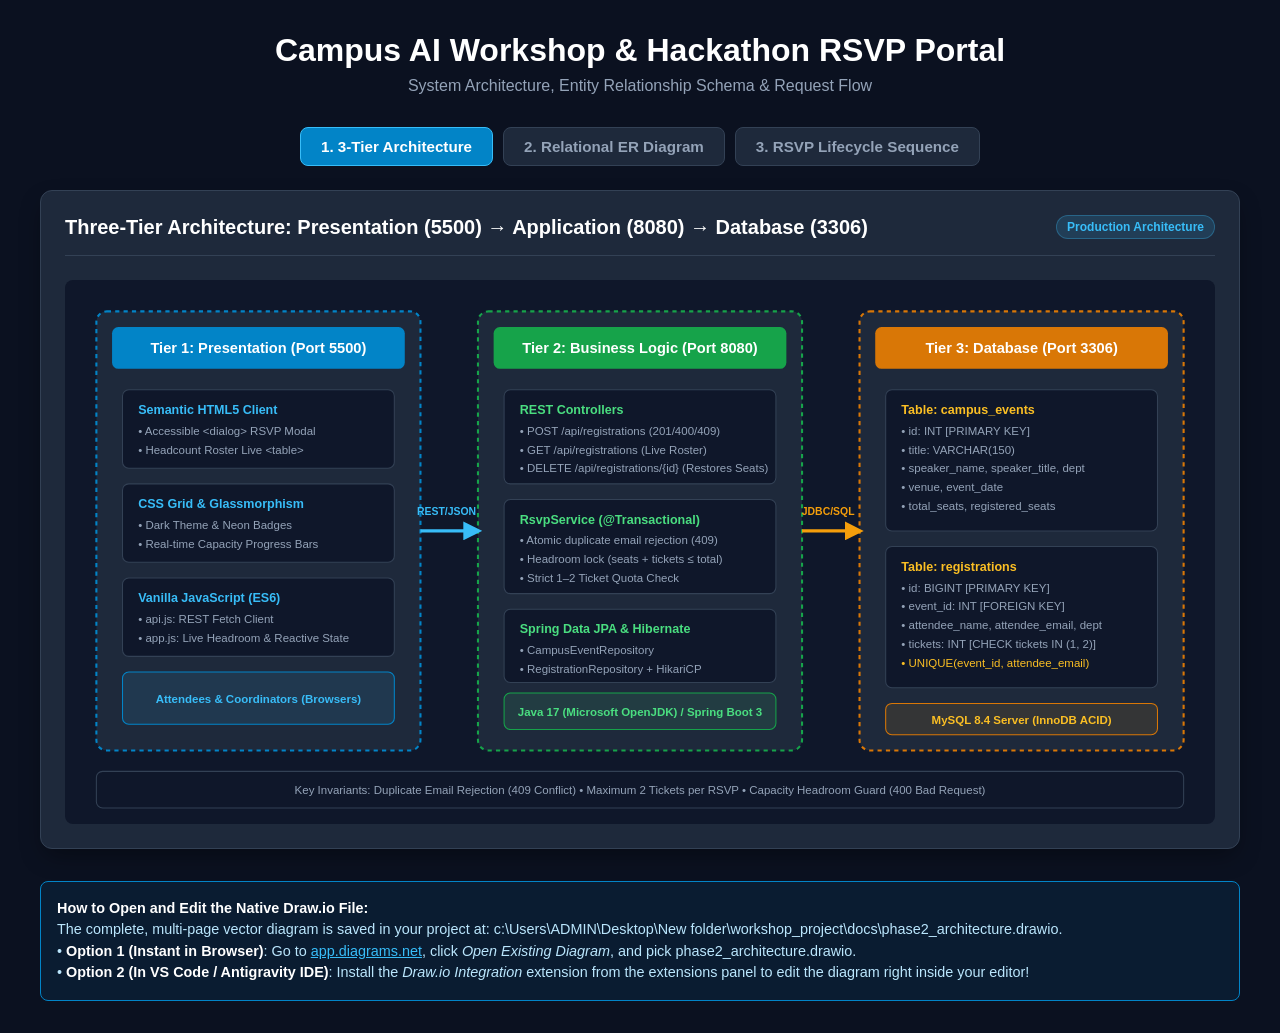
<file: docs/architecture_diagram.html>
<!DOCTYPE html>
<html lang="en">
<head>
  <meta charset="UTF-8">
  <meta name="viewport" content="width=device-width, initial-scale=1.0">
  <title>Campus AI RSVP Portal - Architecture & System Diagrams</title>
  <style>
    :root {
      --bg: #0b1120;
      --card-bg: #1e293b;
      --border: #334155;
      --primary: #38bdf8;
      --secondary: #4ade80;
      --accent: #f59e0b;
      --text: #f1f5f9;
      --muted: #94a3b8;
    }
    * { box-sizing: border-box; margin: 0; padding: 0; font-family: -apple-system, BlinkMacSystemFont, 'Segoe UI', Roboto, Helvetica, Arial, sans-serif; }
    body { background-color: var(--bg); color: var(--text); padding: 2rem; }
    .container { max-width: 1200px; margin: 0 auto; }
    header { text-align: center; margin-bottom: 2rem; }
    h1 { font-size: 2rem; margin-bottom: 0.5rem; color: #fff; }
    p.subtitle { color: var(--muted); font-size: 1rem; }
    
    .nav-tabs { display: flex; gap: 10px; justify-content: center; margin-bottom: 1.5rem; }
    .tab-btn { background: #1e293b; color: var(--muted); border: 1px solid var(--border); padding: 10px 20px; border-radius: 8px; cursor: pointer; font-weight: 600; font-size: 0.95rem; transition: all 0.2s; }
    .tab-btn.active, .tab-btn:hover { background: #0284c7; color: #fff; border-color: #38bdf8; }
    
    .card { background: var(--card-bg); border: 1px solid var(--border); border-radius: 12px; padding: 1.5rem; margin-bottom: 2rem; box-shadow: 0 10px 25px -5px rgba(0, 0, 0, 0.4); }
    .card-header { display: flex; justify-content: space-between; align-items: center; margin-bottom: 1.5rem; border-bottom: 1px solid var(--border); padding-bottom: 1rem; }
    .card-title { font-size: 1.25rem; font-weight: 700; color: #fff; }
    .badge { padding: 4px 10px; border-radius: 9999px; font-size: 0.75rem; font-weight: 700; background: rgba(56, 189, 248, 0.15); color: #38bdf8; border: 1px solid rgba(56, 189, 248, 0.3); }

    .diagram-view { display: none; }
    .diagram-view.active { display: block; }

    svg { width: 100%; height: auto; display: block; border-radius: 8px; background: #0f172a; }
    .instruction-box { background: rgba(2, 132, 199, 0.1); border: 1px solid #0284c7; border-radius: 8px; padding: 1rem; margin-top: 1.5rem; font-size: 0.9rem; line-height: 1.5; color: #bae6fd; }
    .instruction-box strong { color: #fff; }
    .instruction-box a { color: #38bdf8; text-decoration: underline; }
  </style>
</head>
<body>
  <div class="container">
    <header>
      <h1>Campus AI Workshop & Hackathon RSVP Portal</h1>
      <p class="subtitle">System Architecture, Entity Relationship Schema & Request Flow</p>
    </header>

    <div class="nav-tabs">
      <button class="tab-btn active" onclick="showTab('tab-3tier')">1. 3-Tier Architecture</button>
      <button class="tab-btn" onclick="showTab('tab-erd')">2. Relational ER Diagram</button>
      <button class="tab-btn" onclick="showTab('tab-seq')">3. RSVP Lifecycle Sequence</button>
    </div>

    <!-- TAB 1: 3-TIER ARCHITECTURE -->
    <div id="tab-3tier" class="diagram-view active">
      <div class="card">
        <div class="card-header">
          <span class="card-title">Three-Tier Architecture: Presentation (5500) &rarr; Application (8080) &rarr; Database (3306)</span>
          <span class="badge">Production Architecture</span>
        </div>
        <svg viewBox="0 0 1100 520">
          <defs>
            <marker id="arrow" viewBox="0 0 10 10" refX="5" refY="5" markerWidth="6" markerHeight="6" orient="auto-start-reverse">
              <path d="M 0 0 L 10 5 L 0 10 z" fill="#38bdf8"/>
            </marker>
            <marker id="arrow-gold" viewBox="0 0 10 10" refX="5" refY="5" markerWidth="6" markerHeight="6" orient="auto-start-reverse">
              <path d="M 0 0 L 10 5 L 0 10 z" fill="#f59e0b"/>
            </marker>
          </defs>

          <!-- TIER 1 -->
          <rect x="30" y="30" width="310" height="420" rx="10" fill="#1e293b" stroke="#0284c7" stroke-width="2" stroke-dasharray="4"/>
          <rect x="45" y="45" width="280" height="40" rx="6" fill="#0284c7"/>
          <text x="185" y="70" fill="#fff" font-size="14" font-weight="bold" text-anchor="middle">Tier 1: Presentation (Port 5500)</text>

          <rect x="55" y="105" width="260" height="75" rx="6" fill="#0f172a" stroke="#334155"/>
          <text x="70" y="128" fill="#38bdf8" font-size="12" font-weight="bold">Semantic HTML5 Client</text>
          <text x="70" y="148" fill="#94a3b8" font-size="11">• Accessible &lt;dialog&gt; RSVP Modal</text>
          <text x="70" y="166" fill="#94a3b8" font-size="11">• Headcount Roster Live &lt;table&gt;</text>

          <rect x="55" y="195" width="260" height="75" rx="6" fill="#0f172a" stroke="#334155"/>
          <text x="70" y="218" fill="#38bdf8" font-size="12" font-weight="bold">CSS Grid &amp; Glassmorphism</text>
          <text x="70" y="238" fill="#94a3b8" font-size="11">• Dark Theme &amp; Neon Badges</text>
          <text x="70" y="256" fill="#94a3b8" font-size="11">• Real-time Capacity Progress Bars</text>

          <rect x="55" y="285" width="260" height="75" rx="6" fill="#0f172a" stroke="#334155"/>
          <text x="70" y="308" fill="#38bdf8" font-size="12" font-weight="bold">Vanilla JavaScript (ES6)</text>
          <text x="70" y="328" fill="#94a3b8" font-size="11">• api.js: REST Fetch Client</text>
          <text x="70" y="346" fill="#94a3b8" font-size="11">• app.js: Live Headroom &amp; Reactive State</text>

          <rect x="55" y="375" width="260" height="50" rx="6" fill="rgba(56,189,248,0.1)" stroke="#0284c7"/>
          <text x="185" y="405" fill="#38bdf8" font-size="11" font-weight="bold" text-anchor="middle">Attendees &amp; Coordinators (Browsers)</text>

          <!-- TIER 2 -->
          <rect x="395" y="30" width="310" height="420" rx="10" fill="#1e293b" stroke="#16a34a" stroke-width="2" stroke-dasharray="4"/>
          <rect x="410" y="45" width="280" height="40" rx="6" fill="#16a34a"/>
          <text x="550" y="70" fill="#fff" font-size="14" font-weight="bold" text-anchor="middle">Tier 2: Business Logic (Port 8080)</text>

          <rect x="420" y="105" width="260" height="90" rx="6" fill="#0f172a" stroke="#334155"/>
          <text x="435" y="128" fill="#4ade80" font-size="12" font-weight="bold">REST Controllers</text>
          <text x="435" y="148" fill="#94a3b8" font-size="11">• POST /api/registrations (201/400/409)</text>
          <text x="435" y="166" fill="#94a3b8" font-size="11">• GET /api/registrations (Live Roster)</text>
          <text x="435" y="184" fill="#94a3b8" font-size="11">• DELETE /api/registrations/{id} (Restores Seats)</text>

          <rect x="420" y="210" width="260" height="90" rx="6" fill="#0f172a" stroke="#334155"/>
          <text x="435" y="233" fill="#4ade80" font-size="12" font-weight="bold">RsvpService (@Transactional)</text>
          <text x="435" y="253" fill="#94a3b8" font-size="11">• Atomic duplicate email rejection (409)</text>
          <text x="435" y="271" fill="#94a3b8" font-size="11">• Headroom lock (seats + tickets &le; total)</text>
          <text x="435" y="289" fill="#94a3b8" font-size="11">• Strict 1–2 Ticket Quota Check</text>

          <rect x="420" y="315" width="260" height="70" rx="6" fill="#0f172a" stroke="#334155"/>
          <text x="435" y="338" fill="#4ade80" font-size="12" font-weight="bold">Spring Data JPA &amp; Hibernate</text>
          <text x="435" y="358" fill="#94a3b8" font-size="11">• CampusEventRepository</text>
          <text x="435" y="376" fill="#94a3b8" font-size="11">• RegistrationRepository + HikariCP</text>

          <rect x="420" y="395" width="260" height="35" rx="6" fill="rgba(74,222,128,0.1)" stroke="#16a34a"/>
          <text x="550" y="417" fill="#4ade80" font-size="11" font-weight="bold" text-anchor="middle">Java 17 (Microsoft OpenJDK) / Spring Boot 3</text>

          <!-- TIER 3 -->
          <rect x="760" y="30" width="310" height="420" rx="10" fill="#1e293b" stroke="#d97706" stroke-width="2" stroke-dasharray="4"/>
          <rect x="775" y="45" width="280" height="40" rx="6" fill="#d97706"/>
          <text x="915" y="70" fill="#fff" font-size="14" font-weight="bold" text-anchor="middle">Tier 3: Database (Port 3306)</text>

          <rect x="785" y="105" width="260" height="135" rx="6" fill="#0f172a" stroke="#334155"/>
          <text x="800" y="128" fill="#fbbf24" font-size="12" font-weight="bold">Table: campus_events</text>
          <text x="800" y="148" fill="#94a3b8" font-size="11">• id: INT [PRIMARY KEY]</text>
          <text x="800" y="166" fill="#94a3b8" font-size="11">• title: VARCHAR(150)</text>
          <text x="800" y="184" fill="#94a3b8" font-size="11">• speaker_name, speaker_title, dept</text>
          <text x="800" y="202" fill="#94a3b8" font-size="11">• venue, event_date</text>
          <text x="800" y="220" fill="#94a3b8" font-size="11">• total_seats, registered_seats</text>

          <rect x="785" y="255" width="260" height="135" rx="6" fill="#0f172a" stroke="#334155"/>
          <text x="800" y="278" fill="#fbbf24" font-size="12" font-weight="bold">Table: registrations</text>
          <text x="800" y="298" fill="#94a3b8" font-size="11">• id: BIGINT [PRIMARY KEY]</text>
          <text x="800" y="316" fill="#94a3b8" font-size="11">• event_id: INT [FOREIGN KEY]</text>
          <text x="800" y="334" fill="#94a3b8" font-size="11">• attendee_name, attendee_email, dept</text>
          <text x="800" y="352" fill="#94a3b8" font-size="11">• tickets: INT [CHECK tickets IN (1, 2)]</text>
          <text x="800" y="370" fill="#fbbf24" font-size="11">• UNIQUE(event_id, attendee_email)</text>

          <rect x="785" y="405" width="260" height="30" rx="6" fill="rgba(245,158,11,0.1)" stroke="#d97706"/>
          <text x="915" y="425" fill="#fbbf24" font-size="11" font-weight="bold" text-anchor="middle">MySQL 8.4 Server (InnoDB ACID)</text>

          <!-- CONNECTORS -->
          <line x1="340" y1="240" x2="390" y2="240" stroke="#38bdf8" stroke-width="3" marker-end="url(#arrow)"/>
          <text x="365" y="225" fill="#38bdf8" font-size="10" font-weight="bold" text-anchor="middle">REST/JSON</text>

          <line x1="705" y1="240" x2="755" y2="240" stroke="#f59e0b" stroke-width="3" marker-end="url(#arrow-gold)"/>
          <text x="730" y="225" fill="#f59e0b" font-size="10" font-weight="bold" text-anchor="middle">JDBC/SQL</text>

          <!-- FOOTER -->
          <rect x="30" y="470" width="1040" height="35" rx="6" fill="#0f172a" stroke="#334155"/>
          <text x="550" y="492" fill="#94a3b8" font-size="11" text-anchor="middle">Key Invariants: Duplicate Email Rejection (409 Conflict) &bull; Maximum 2 Tickets per RSVP &bull; Capacity Headroom Guard (400 Bad Request)</text>
        </svg>
      </div>
    </div>

    <!-- TAB 2: ER DIAGRAM -->
    <div id="tab-erd" class="diagram-view">
      <div class="card">
        <div class="card-header">
          <span class="card-title">Entity-Relationship Diagram (ERD): campus_events (1) &rarr; registrations (N)</span>
          <span class="badge">MySQL 8.4 Schema</span>
        </div>
        <svg viewBox="0 0 1100 480">
          <!-- EVENT TABLE -->
          <rect x="80" y="60" width="400" height="340" rx="8" fill="#1e293b" stroke="#0284c7" stroke-width="2"/>
          <rect x="80" y="60" width="400" height="45" rx="8" fill="#0284c7"/>
          <text x="280" y="88" fill="#fff" font-size="15" font-weight="bold" text-anchor="middle">TABLE: campus_events</text>

          <text x="100" y="130" fill="#38bdf8" font-family="monospace" font-size="12">PK | id                 : INT AUTO_INCREMENT</text>
          <text x="100" y="155" fill="#f1f5f9" font-family="monospace" font-size="12">   | title              : VARCHAR(150) NOT NULL</text>
          <text x="100" y="180" fill="#f1f5f9" font-family="monospace" font-size="12">   | description        : TEXT NOT NULL</text>
          <text x="100" y="205" fill="#f1f5f9" font-family="monospace" font-size="12">   | speaker_name       : VARCHAR(100) NOT NULL</text>
          <text x="100" y="230" fill="#f1f5f9" font-family="monospace" font-size="12">   | speaker_title      : VARCHAR(120) NOT NULL</text>
          <text x="100" y="255" fill="#f1f5f9" font-family="monospace" font-size="12">   | department         : VARCHAR(80) NOT NULL</text>
          <text x="100" y="280" fill="#f1f5f9" font-family="monospace" font-size="12">   | venue              : VARCHAR(120) NOT NULL</text>
          <text x="100" y="305" fill="#f1f5f9" font-family="monospace" font-size="12">   | event_date         : DATETIME NOT NULL</text>
          <text x="100" y="330" fill="#f1f5f9" font-family="monospace" font-size="12">   | total_seats        : INT NOT NULL</text>
          <text x="100" y="355" fill="#4ade80" font-family="monospace" font-size="12">   | registered_seats   : INT NOT NULL DEFAULT 0</text>
          <line x1="80" y1="370" x2="480" y2="370" stroke="#334155"/>
          <text x="280" y="390" fill="#94a3b8" font-size="11" text-anchor="middle">Invariant: registered_seats &le; total_seats</text>

          <!-- REGISTRATION TABLE -->
          <rect x="620" y="60" width="420" height="340" rx="8" fill="#1e293b" stroke="#16a34a" stroke-width="2"/>
          <rect x="620" y="60" width="420" height="45" rx="8" fill="#16a34a"/>
          <text x="830" y="88" fill="#fff" font-size="15" font-weight="bold" text-anchor="middle">TABLE: registrations</text>

          <text x="640" y="130" fill="#4ade80" font-family="monospace" font-size="12">PK | id             : BIGINT AUTO_INCREMENT</text>
          <text x="640" y="155" fill="#38bdf8" font-family="monospace" font-size="12">FK | event_id       : INT NOT NULL</text>
          <text x="640" y="180" fill="#f1f5f9" font-family="monospace" font-size="12">   | attendee_name  : VARCHAR(100) NOT NULL</text>
          <text x="640" y="205" fill="#f1f5f9" font-family="monospace" font-size="12">   | attendee_email : VARCHAR(150) NOT NULL</text>
          <text x="640" y="230" fill="#f1f5f9" font-family="monospace" font-size="12">   | department     : VARCHAR(80) NOT NULL</text>
          <text x="640" y="255" fill="#f59e0b" font-family="monospace" font-size="12">   | tickets        : INT NOT NULL DEFAULT 1</text>
          <text x="640" y="280" fill="#f1f5f9" font-family="monospace" font-size="12">   | registered_at  : TIMESTAMP DEFAULT CURRENT_TIMESTAMP</text>
          <line x1="620" y1="300" x2="1040" y2="300" stroke="#334155"/>
          <text x="640" y="325" fill="#fbbf24" font-size="11">&bull; CONSTRAINT chk_tickets CHECK (tickets IN (1, 2))</text>
          <text x="640" y="350" fill="#fbbf24" font-size="11">&bull; CONSTRAINT uk_event_email UNIQUE(event_id, attendee_email)</text>
          <text x="640" y="375" fill="#38bdf8" font-size="11">&bull; FOREIGN KEY (event_id) REFERENCES campus_events(id)</text>

          <!-- RELATIONSHIP CONNECTOR -->
          <path d="M 480 150 L 550 150 L 550 150 L 620 150" stroke="#fff" stroke-width="2" fill="none"/>
          <circle cx="485" cy="150" r="4" fill="#38bdf8"/>
          <!-- Crow's foot notation for Many -->
          <line x1="610" y1="140" x2="620" y2="150" stroke="#fff" stroke-width="2"/>
          <line x1="610" y1="160" x2="620" y2="150" stroke="#fff" stroke-width="2"/>
          <line x1="600" y1="140" x2="600" y2="160" stroke="#fff" stroke-width="2"/>
          <rect x="515" y="165" width="70" height="25" rx="4" fill="#0f172a" stroke="#334155"/>
          <text x="550" y="182" fill="#fff" font-size="11" font-weight="bold" text-anchor="middle">1 : N</text>

          <rect x="80" y="420" width="960" height="35" rx="6" fill="#0f172a" stroke="#334155"/>
          <text x="560" y="442" fill="#94a3b8" font-size="11" text-anchor="middle">Referential Integrity: ON DELETE CASCADE on foreign key removes attendee registrations if workshop is deleted.</text>
        </svg>
      </div>
    </div>

    <!-- TAB 3: SEQUENCE FLOW -->
    <div id="tab-seq" class="diagram-view">
      <div class="card">
        <div class="card-header">
          <span class="card-title">Sequence Flow: Reservation, Validation, Duplicate Email Check, and Cancellation</span>
          <span class="badge">API Lifecycle</span>
        </div>
        <svg viewBox="0 0 1100 560">
          <!-- LIFELINES -->
          <rect x="80" y="30" width="140" height="35" rx="6" fill="#0284c7"/>
          <text x="150" y="52" fill="#fff" font-size="12" font-weight="bold" text-anchor="middle">Student / User</text>
          <line x1="150" y1="65" x2="150" y2="520" stroke="#334155" stroke-dasharray="4"/>

          <rect x="330" y="30" width="160" height="35" rx="6" fill="#0284c7"/>
          <text x="410" y="52" fill="#fff" font-size="12" font-weight="bold" text-anchor="middle">Frontend (:5500)</text>
          <line x1="410" y1="65" x2="410" y2="520" stroke="#334155" stroke-dasharray="4"/>

          <rect x="590" y="30" width="180" height="35" rx="6" fill="#16a34a"/>
          <text x="680" y="52" fill="#fff" font-size="12" font-weight="bold" text-anchor="middle">Spring Boot (:8080)</text>
          <line x1="680" y1="65" x2="680" y2="520" stroke="#334155" stroke-dasharray="4"/>

          <rect x="870" y="30" width="160" height="35" rx="6" fill="#d97706"/>
          <text x="950" y="52" fill="#fff" font-size="12" font-weight="bold" text-anchor="middle">MySQL (:3306)</text>
          <line x1="950" y1="65" x2="950" y2="520" stroke="#334155" stroke-dasharray="4"/>

          <!-- 1. BROWSE -->
          <line x1="150" y1="100" x2="410" y2="100" stroke="#38bdf8" stroke-width="2" marker-end="url(#arrow)"/>
          <text x="280" y="93" fill="#38bdf8" font-size="11" text-anchor="middle">1. Opens Portal (http://localhost:5500)</text>

          <line x1="410" y1="125" x2="680" y2="125" stroke="#38bdf8" stroke-width="2" marker-end="url(#arrow)"/>
          <text x="545" y="118" fill="#38bdf8" font-size="11" text-anchor="middle">GET /api/events</text>

          <line x1="680" y1="150" x2="950" y2="150" stroke="#f59e0b" stroke-width="2" marker-end="url(#arrow-gold)"/>
          <text x="815" y="143" fill="#f59e0b" font-size="11" text-anchor="middle">SELECT * FROM campus_events</text>

          <line x1="680" y1="180" x2="410" y2="180" stroke="#4ade80" stroke-width="2" stroke-dasharray="3"/>
          <text x="545" y="173" fill="#4ade80" font-size="11" text-anchor="middle">200 OK (Workshops with seat headroom)</text>

          <!-- 2. SUBMIT RSVP -->
          <line x1="150" y1="225" x2="410" y2="225" stroke="#38bdf8" stroke-width="2" marker-end="url(#arrow)"/>
          <text x="280" y="218" fill="#38bdf8" font-size="11" text-anchor="middle">2. Submit RSVP Modal (Alex, 2 seats)</text>

          <line x1="410" y1="255" x2="680" y2="255" stroke="#38bdf8" stroke-width="2" marker-end="url(#arrow)"/>
          <text x="545" y="248" fill="#38bdf8" font-size="11" text-anchor="middle">POST /api/registrations {eventId, email, tickets: 2}</text>

          <!-- 3. DUPLICATE CHECK -->
          <line x1="680" y1="285" x2="950" y2="285" stroke="#f59e0b" stroke-width="2" marker-end="url(#arrow-gold)"/>
          <text x="815" y="278" fill="#f59e0b" font-size="11" text-anchor="middle">Verify uk_event_email &amp; available_seats &ge; 2</text>

          <!-- Duplicate rejection -->
          <line x1="680" y1="320" x2="410" y2="320" stroke="#ef4444" stroke-width="2" stroke-dasharray="3"/>
          <text x="545" y="313" fill="#ef4444" font-size="11" text-anchor="middle">[IF DUPLICATE EMAIL] 409 Conflict Banner</text>

          <!-- Success insert -->
          <line x1="680" y1="360" x2="950" y2="360" stroke="#4ade80" stroke-width="2" marker-end="url(#arrow)"/>
          <text x="815" y="353" fill="#4ade80" font-size="11" text-anchor="middle">[IF VALID] INSERT registration &amp; UPDATE registered_seats</text>

          <line x1="680" y1="395" x2="410" y2="395" stroke="#4ade80" stroke-width="2" stroke-dasharray="3"/>
          <text x="545" y="388" fill="#4ade80" font-size="11" text-anchor="middle">201 Created (Registration Data)</text>

          <line x1="410" y1="425" x2="150" y2="425" stroke="#4ade80" stroke-width="2" stroke-dasharray="3"/>
          <text x="280" y="418" fill="#4ade80" font-size="11" text-anchor="middle">Renders Seat Decrement &amp; Adds Row to Live Roster Table</text>

          <!-- 4. CANCELLATION -->
          <line x1="150" y1="475" x2="410" y2="475" stroke="#a855f7" stroke-width="2" marker-end="url(#arrow)"/>
          <text x="280" y="468" fill="#a855f7" font-size="11" text-anchor="middle">3. Click Cancel RSVP (Alex)</text>

          <line x1="410" y1="495" x2="680" y2="495" stroke="#a855f7" stroke-width="2" marker-end="url(#arrow)"/>
          <text x="545" y="488" fill="#a855f7" font-size="11" text-anchor="middle">DELETE /api/registrations/{id} &rarr; 204 No Content &rarr; Restores Seats</text>
        </svg>
      </div>
    </div>

    <div class="instruction-box">
      <strong>How to Open and Edit the Native Draw.io File:</strong><br>
      The complete, multi-page vector diagram is saved in your project at: 
      <code>c:\Users\ADMIN\Desktop\New folder\workshop_project\docs\phase2_architecture.drawio</code>.<br>
      &bull; <strong>Option 1 (Instant in Browser)</strong>: Go to <a href="https://app.diagrams.net" target="_blank">app.diagrams.net</a>, click <em>Open Existing Diagram</em>, and pick <code>phase2_architecture.drawio</code>.<br>
      &bull; <strong>Option 2 (In VS Code / Antigravity IDE)</strong>: Install the <em>Draw.io Integration</em> extension from the extensions panel to edit the diagram right inside your editor!
    </div>
  </div>

  <script>
    function showTab(tabId) {
      document.querySelectorAll('.diagram-view').forEach(el => el.classList.remove('active'));
      document.querySelectorAll('.tab-btn').forEach(el => el.classList.remove('active'));
      document.getElementById(tabId).classList.add('active');
      event.target.classList.add('active');
    }
  </script>
</body>
</html>
</file>
